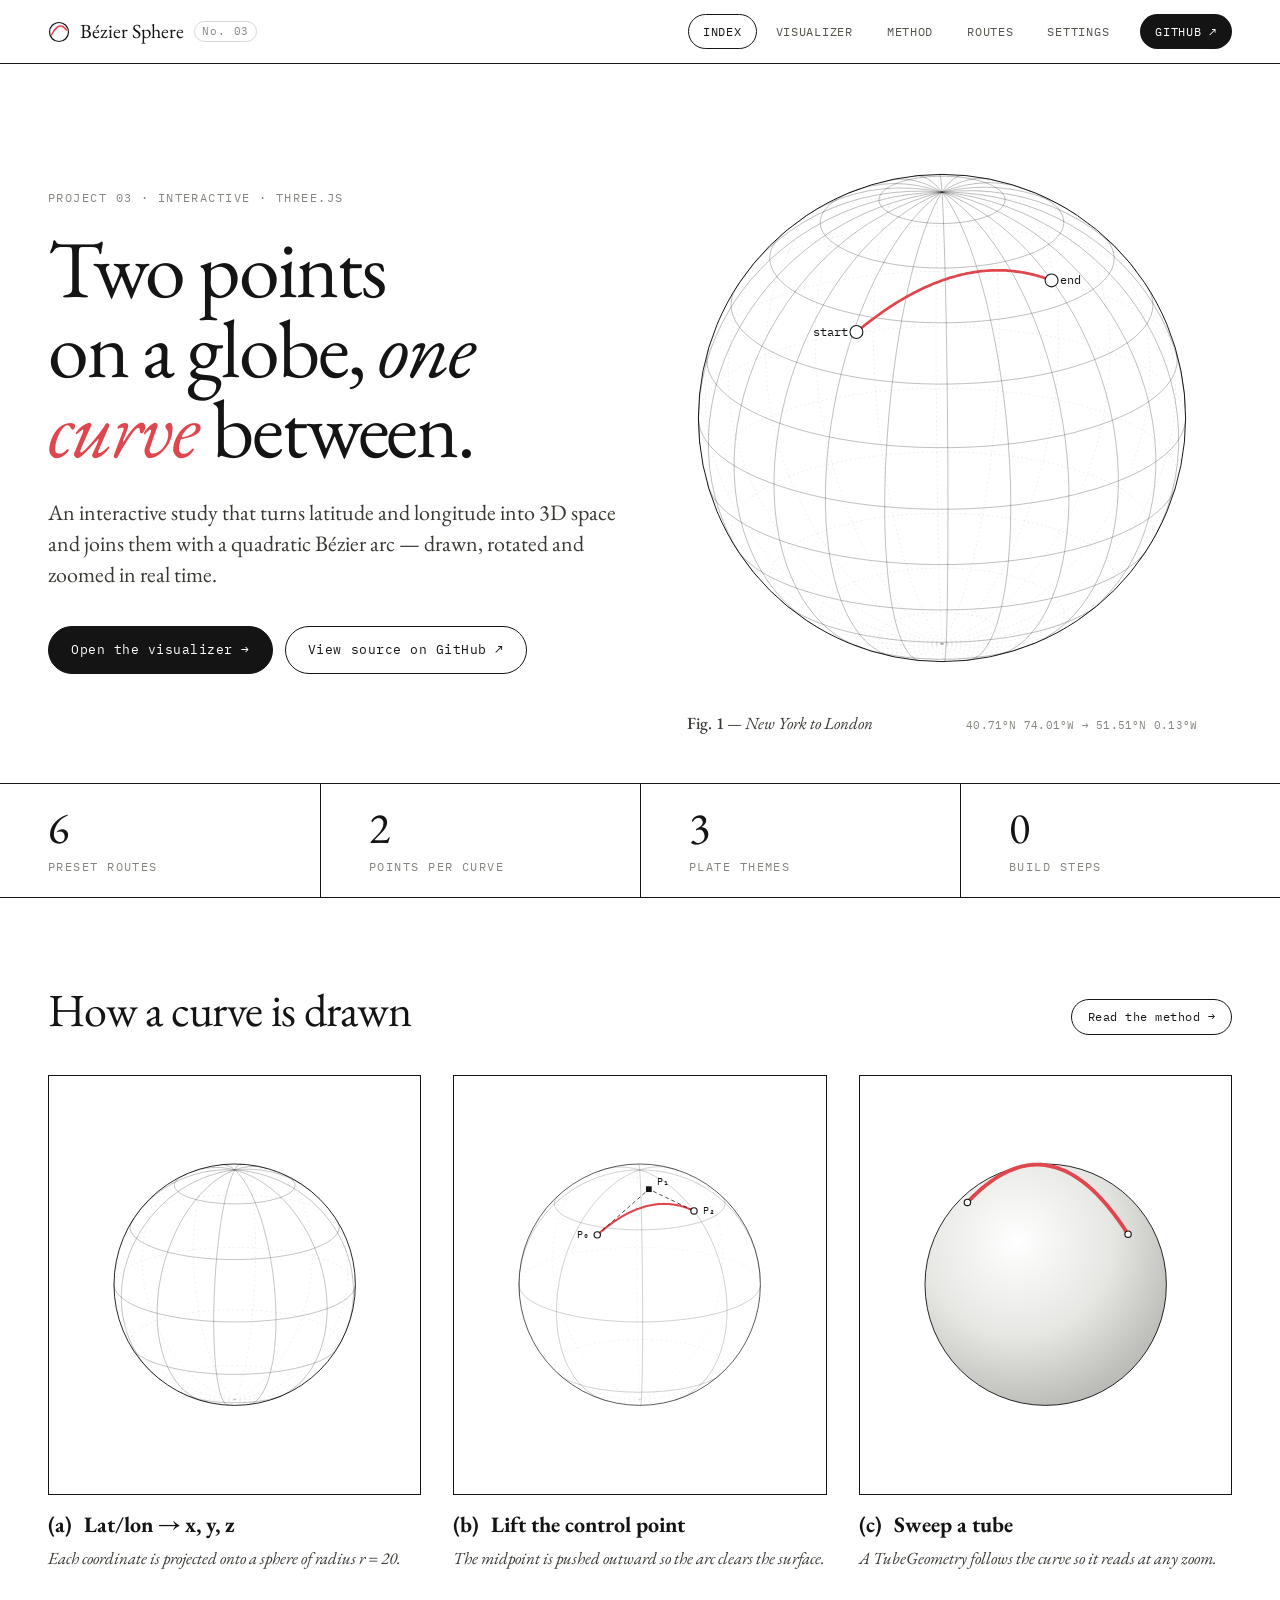
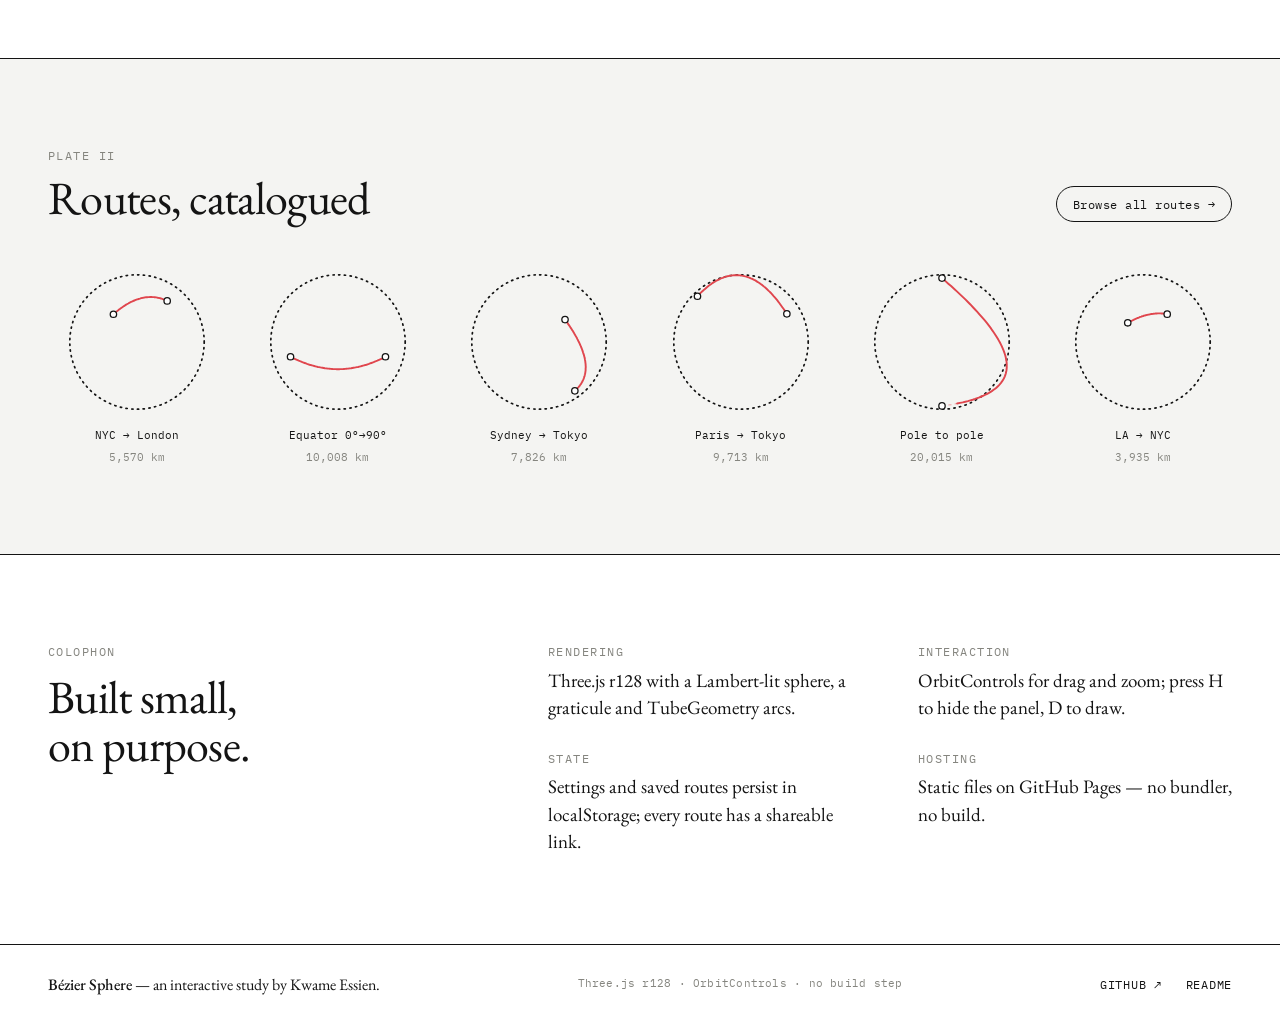
<file: index.html>
<!DOCTYPE html>
<html lang="en">
<head>
    <meta charset="UTF-8">
    <meta name="viewport" content="width=device-width, initial-scale=1.0">
    <title>Bézier Sphere — two points on a globe, one curve between</title>
    <meta name="description" content="An interactive Three.js study that turns latitude and longitude into 3D space and joins two points with a quadratic Bézier arc.">
    <meta property="og:type" content="website">
    <meta property="og:title" content="Bézier Sphere">
    <meta property="og:description" content="Two points on a globe, one curve between — an interactive Three.js study.">
    <meta property="og:image" content="https://bezier.kwame.co/assets/og-image.png">
    <meta property="og:image:width" content="1200">
    <meta property="og:image:height" content="630">
    <meta property="og:image:alt" content="Bézier Sphere — two points on a globe, one curve between. A wireframe globe with a red arc from New York to London.">
    <meta name="twitter:card" content="summary_large_image">
    <meta name="theme-color" content="#FFFFFF">
    <link rel="icon" href="data:image/svg+xml,%3Csvg xmlns='http://www.w3.org/2000/svg' viewBox='0 0 22 22'%3E%3Ccircle cx='11' cy='11' r='9.5' fill='%23FFFFFF' stroke='%23141414' stroke-width='1.4'/%3E%3Cpath d='M3.5 14 Q11 -1 18.5 9' fill='none' stroke='%23E0464E' stroke-width='2' stroke-linecap='round'/%3E%3C/svg%3E">
    <link rel="preconnect" href="https://fonts.googleapis.com">
    <link rel="preconnect" href="https://fonts.gstatic.com" crossorigin>
    <link href="https://fonts.googleapis.com/css2?family=EB+Garamond:ital,wght@0,400;0,500;1,400&family=IBM+Plex+Mono:wght@400;500&display=swap" rel="stylesheet">
    <link rel="stylesheet" href="styles.css">
</head>
<body>
    <header class="site-header">
        <a href="index.html" class="brand">
            <svg class="brand-mark" viewBox="0 0 22 22" aria-hidden="true"><circle cx="11" cy="11" r="9.5" fill="none" stroke="#141414" stroke-width="1.2"/><path d="M3.5 14 Q11 -1 18.5 9" fill="none" stroke="#E0464E" stroke-width="1.6" stroke-linecap="round"/></svg>
            <span>Bézier Sphere</span>
            <span class="brand-badge">No. 03</span>
        </a>
        <button type="button" class="nav-toggle" aria-expanded="false" aria-controls="main-nav">Menu ≡</button>
        <nav class="main-nav" id="main-nav" aria-label="Main navigation">
            <a href="index.html" class="nav-link" aria-current="page">Index</a>
            <a href="visualizer.html" class="nav-link">Visualizer</a>
            <a href="method.html" class="nav-link">Method</a>
            <a href="routes.html" class="nav-link">Routes</a>
            <a href="settings.html" class="nav-link">Settings</a>
            <a href="https://github.com/kwameessien/3d-bezier-curve-sphere" class="nav-link nav-link--gh" target="_blank" rel="noopener">GitHub ↗</a>
        </nav>
    </header>

    <main>
        <section class="hero">
            <div>
                <p class="eyebrow">Project 03 · Interactive · Three.js</p>
                <h1 class="display">Two points<br>on a globe, <em>one</em><br><em class="accent">curve</em> between.</h1>
                <p class="lede">An interactive study that turns latitude and longitude into 3D space and joins them with a quadratic Bézier arc — drawn, rotated and zoomed in real time.</p>
                <div class="hero-actions">
                    <a href="visualizer.html" class="btn btn--primary">Open the visualizer →</a>
                    <a href="https://github.com/kwameessien/3d-bezier-curve-sphere" class="btn" target="_blank" rel="noopener">View source on GitHub ↗</a>
                </div>
            </div>
            <figure class="hero-plate">
                <div class="plate" data-plate="wire" data-a="40.71,-74.01" data-b="51.51,-0.13" data-size="640" data-step="15" data-tilt="22" data-width="3" data-stroke="0.9" data-labels aria-label="Wireframe globe with an arc from New York to London"></div>
                <figcaption>
                    <span class="caption"><b>Fig. 1</b> — New York to London</span>
                    <span class="coords">40.71°N 74.01°W → 51.51°N 0.13°W</span>
                </figcaption>
            </figure>
        </section>

        <div class="stats">
            <div class="stat"><div class="stat-value">6</div><div class="eyebrow">Preset routes</div></div>
            <div class="stat"><div class="stat-value">2</div><div class="eyebrow">Points per curve</div></div>
            <div class="stat"><div class="stat-value">3</div><div class="eyebrow">Plate themes</div></div>
            <div class="stat"><div class="stat-value">0</div><div class="eyebrow">Build steps</div></div>
        </div>

        <section class="section">
            <div class="section-head">
                <h2 class="h2">How a curve is drawn</h2>
                <a href="method.html" class="btn btn--sm">Read the method →</a>
            </div>
            <div class="plates">
                <article>
                    <div class="figure"><div class="plate" data-plate="wire" data-center="-20" data-step="30" aria-label="Wireframe globe"></div></div>
                    <h3 class="plate-title"><span>(a)</span><span>Lat/lon → x, y, z</span></h3>
                    <p class="caption">Each coordinate is projected onto a sphere of radius r = 20.</p>
                </article>
                <article>
                    <div class="figure"><div class="plate" data-plate="wire" data-a="40.71,-74.01" data-b="51.51,-0.13" data-step="45" data-stroke="0.6" data-control aria-label="Globe showing the Bézier control point above the surface"></div></div>
                    <h3 class="plate-title"><span>(b)</span><span>Lift the control point</span></h3>
                    <p class="caption">The midpoint is pushed outward so the arc clears the surface.</p>
                </article>
                <article>
                    <div class="figure"><div class="plate" data-plate="shaded" data-a="48.86,2.35" data-b="35.68,139.69" data-step="0" data-width="4" aria-label="Shaded globe with a thick arc from Paris to Tokyo"></div></div>
                    <h3 class="plate-title"><span>(c)</span><span>Sweep a tube</span></h3>
                    <p class="caption">A TubeGeometry follows the curve so it reads at any zoom.</p>
                </article>
            </div>
        </section>

        <section class="section section--sand section--ruled">
            <div class="section-head">
                <div>
                    <p class="eyebrow">Plate II</p>
                    <h2 class="h2">Routes, catalogued</h2>
                </div>
                <a href="routes.html" class="btn btn--sm">Browse all routes →</a>
            </div>
            <div class="thumbs" id="route-thumbs"></div>
        </section>

        <section class="section section--ruled colophon">
            <div>
                <p class="eyebrow">Colophon</p>
                <h2 class="h2" style="margin-top: 12px;">Built small,<br>on purpose.</h2>
            </div>
            <div class="colophon-grid">
                <div><p class="eyebrow">Rendering</p><p>Three.js r128 with a Lambert-lit sphere, a graticule and TubeGeometry arcs.</p></div>
                <div><p class="eyebrow">Interaction</p><p>OrbitControls for drag and zoom; press H to hide the panel, D to draw.</p></div>
                <div><p class="eyebrow">State</p><p>Settings and saved routes persist in localStorage; every route has a shareable link.</p></div>
                <div><p class="eyebrow">Hosting</p><p>Static files on GitHub Pages — no bundler, no build.</p></div>
            </div>
        </section>
    </main>

    <footer class="site-footer">
        <span><b>Bézier Sphere</b> — an interactive study by Kwame Essien.</span>
        <span class="coords">Three.js r128 · OrbitControls · no build step</span>
        <nav class="footer-links" aria-label="Footer">
            <a href="https://github.com/kwameessien/3d-bezier-curve-sphere" target="_blank" rel="noopener">GitHub ↗</a>
            <a href="https://github.com/kwameessien/3d-bezier-curve-sphere#readme" target="_blank" rel="noopener">README</a>
        </nav>
    </footer>

    <script src="shared.js"></script>
    <script>
      (function() {
        var BS = window.BezierSphere;
        document.getElementById('route-thumbs').innerHTML = BS.PRESETS.map(function(p) {
          return '<a class="thumb" href="' + BS.routeHref(p.a, p.b, p.name) + '">' +
            '<div class="plate" data-plate="dotted" data-a="' + p.a.join(',') + '" data-b="' + p.b.join(',') + '" data-size="150" data-width="1.8" aria-label="' + BS.escapeHtml(p.name) + '"></div>' +
            '<span>' + BS.escapeHtml(p.name) + '</span><span>' + BS.formatKm(BS.distanceKm(p.a, p.b)) + '</span></a>';
        }).join('');
      })();
    </script>
</body>
</html>
</file>
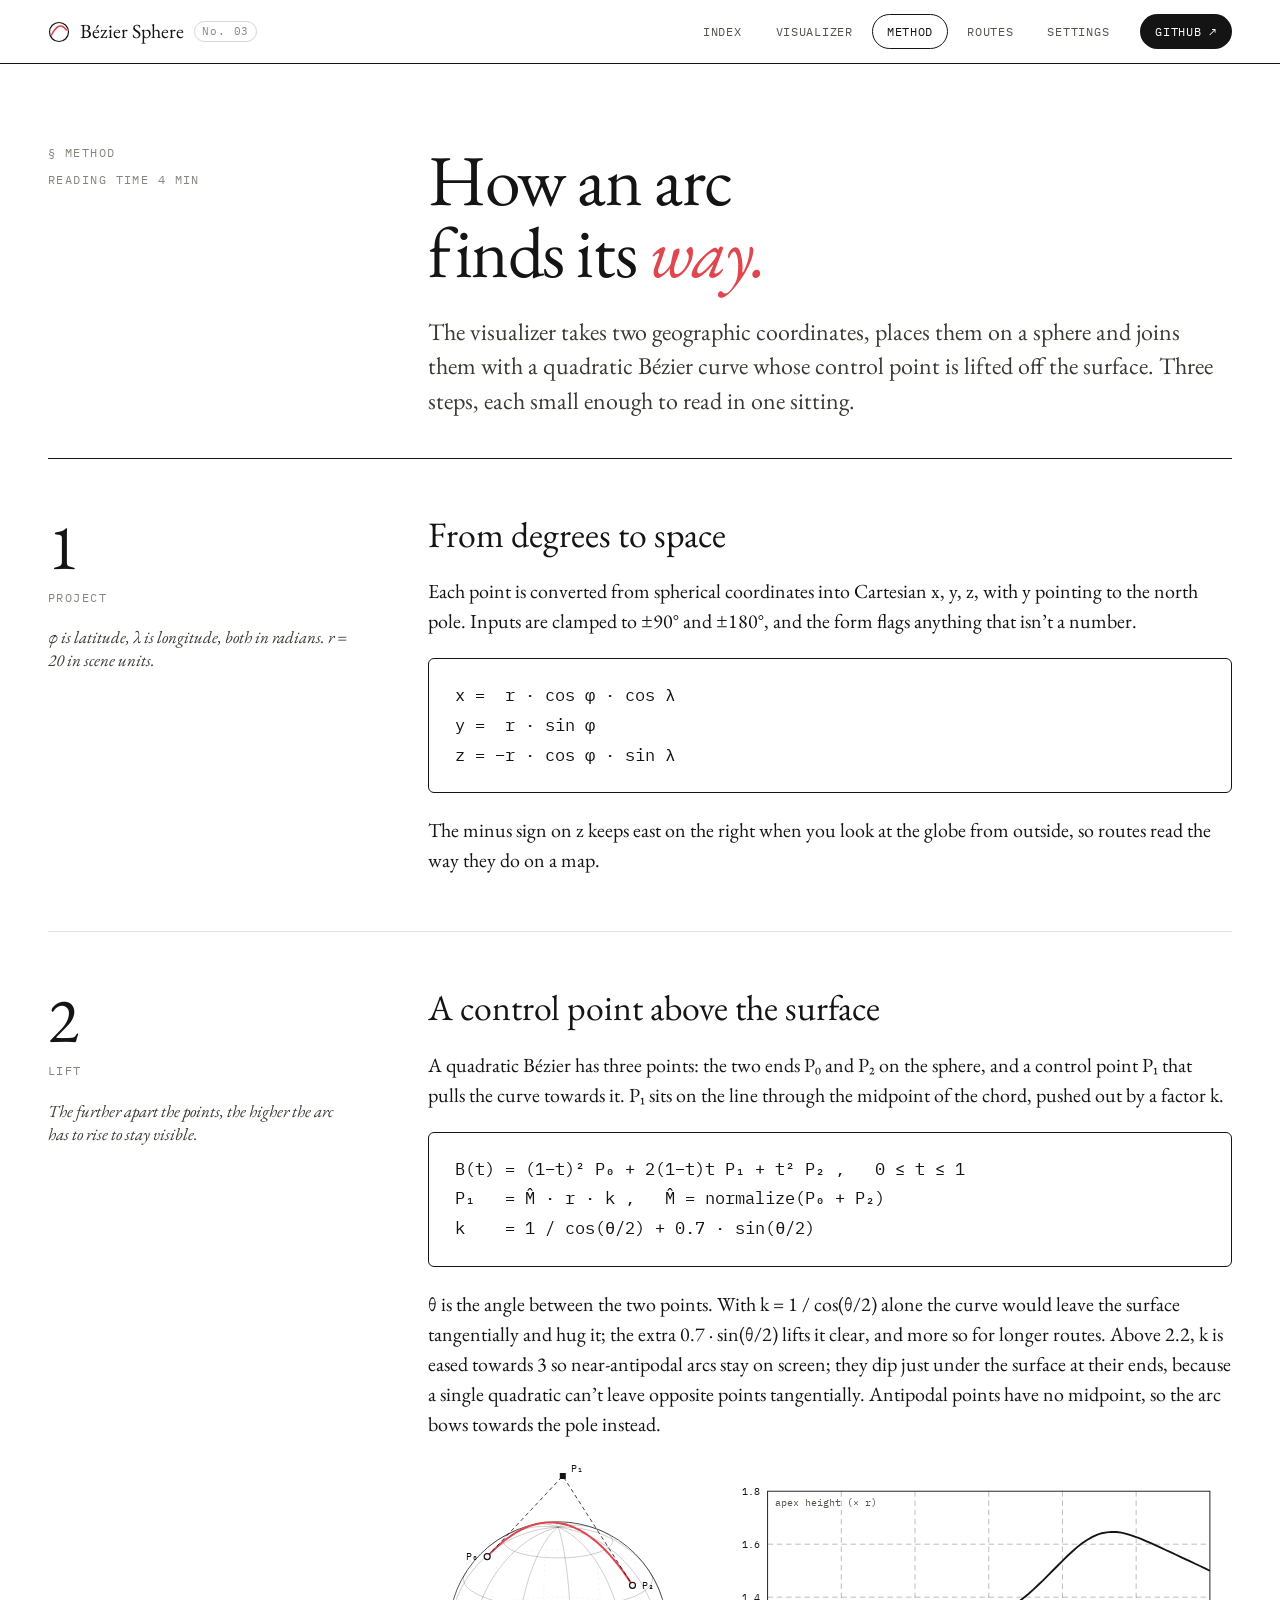
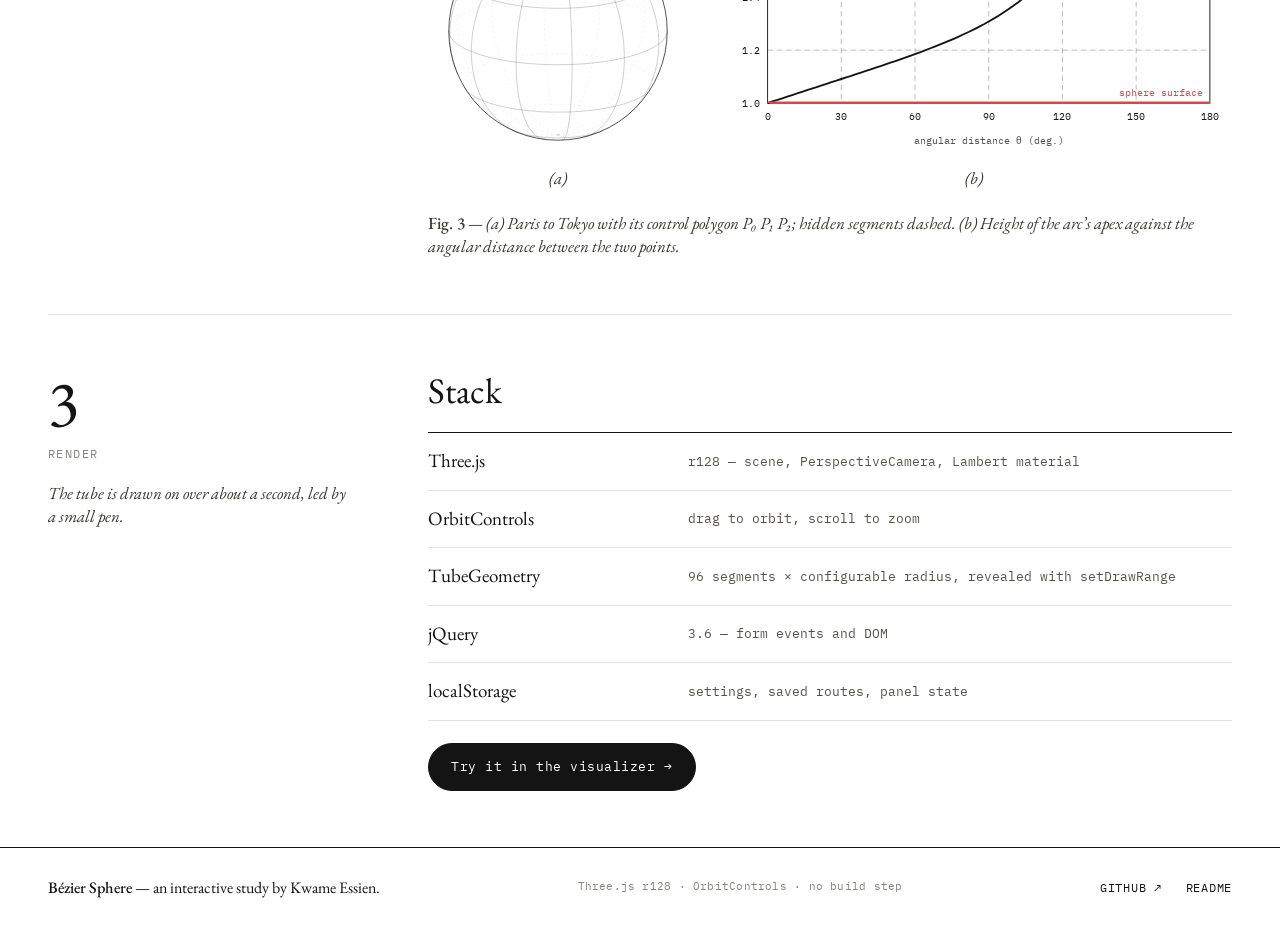
<file: about.html>
<!DOCTYPE html>
<html lang="en">
<head>
    <meta charset="UTF-8">
    <title>Method — Bézier Sphere</title>
    <!-- The About page is now the Method page; keep old links working. -->
    <meta http-equiv="refresh" content="0; url=method.html">
    <link rel="canonical" href="method.html">
</head>
<body>
    <p>This page has moved to <a href="method.html">Method</a>.</p>
</body>
</html>
</file>
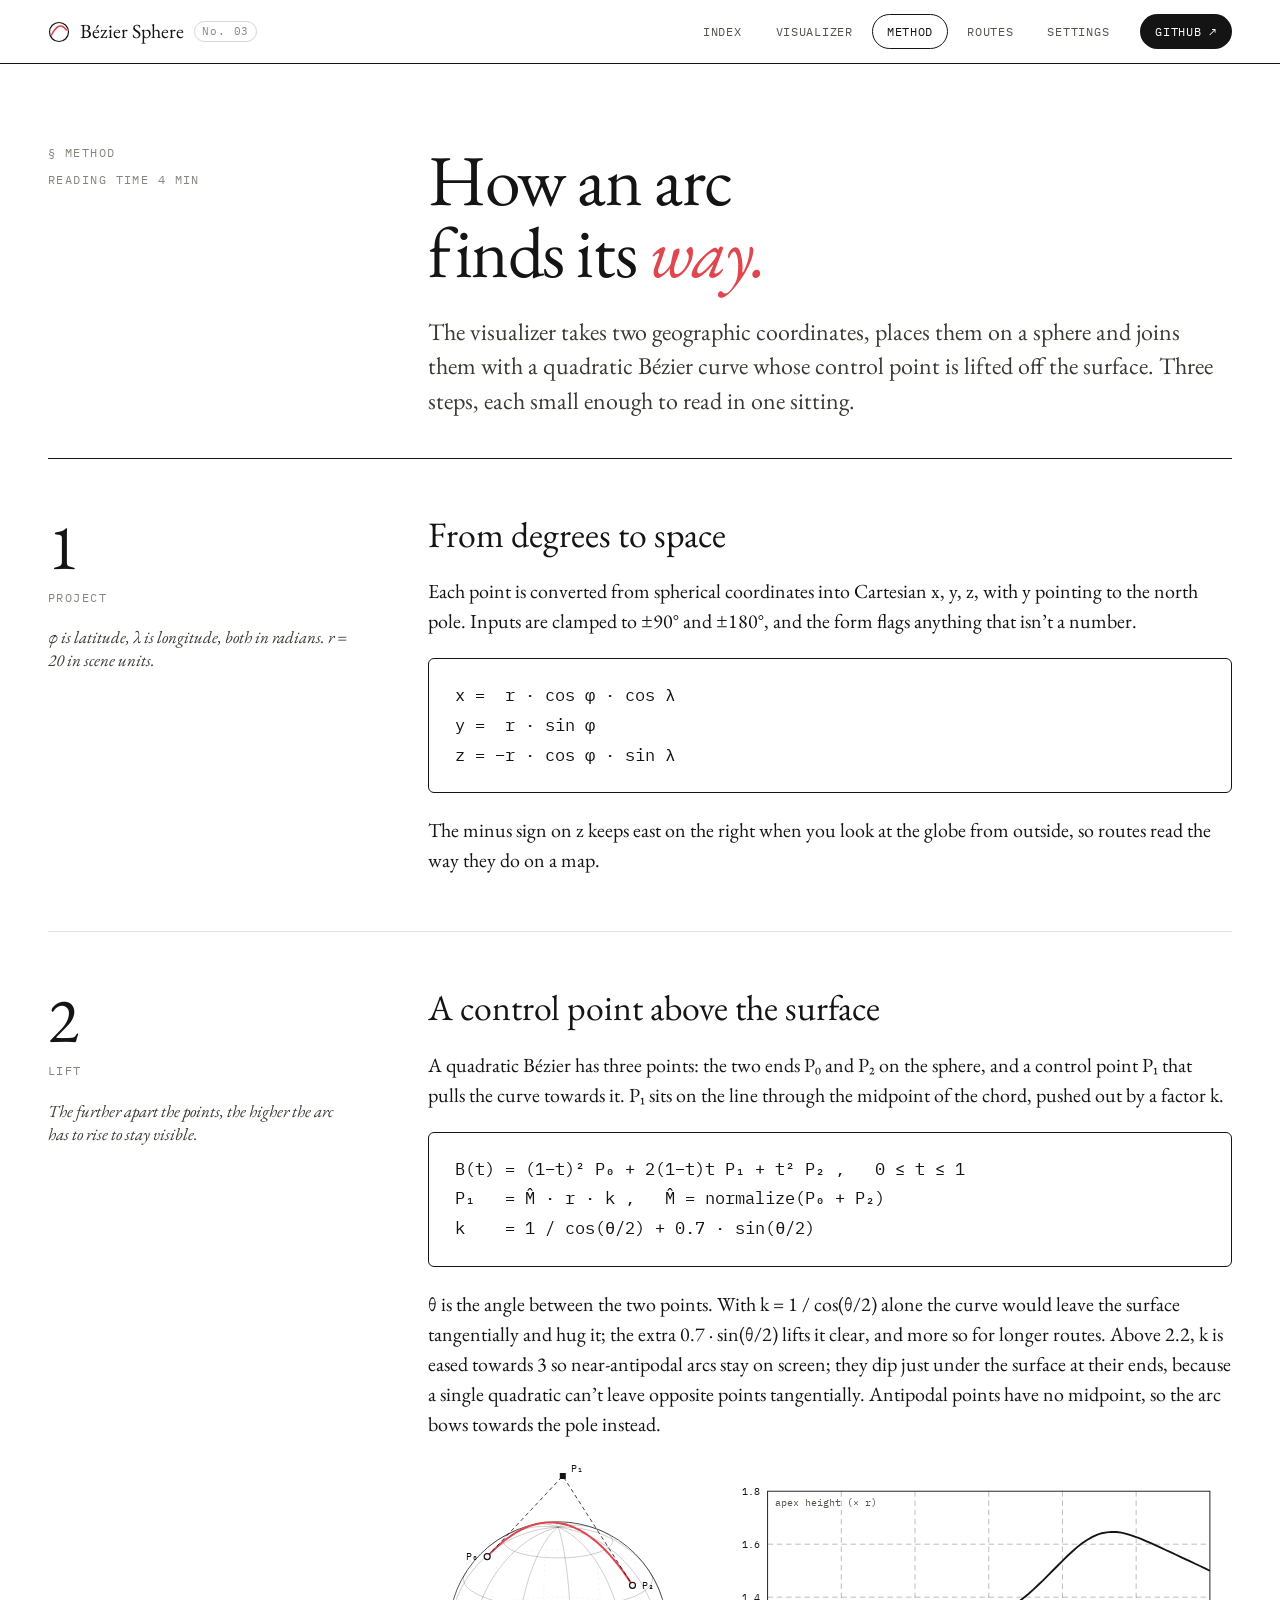
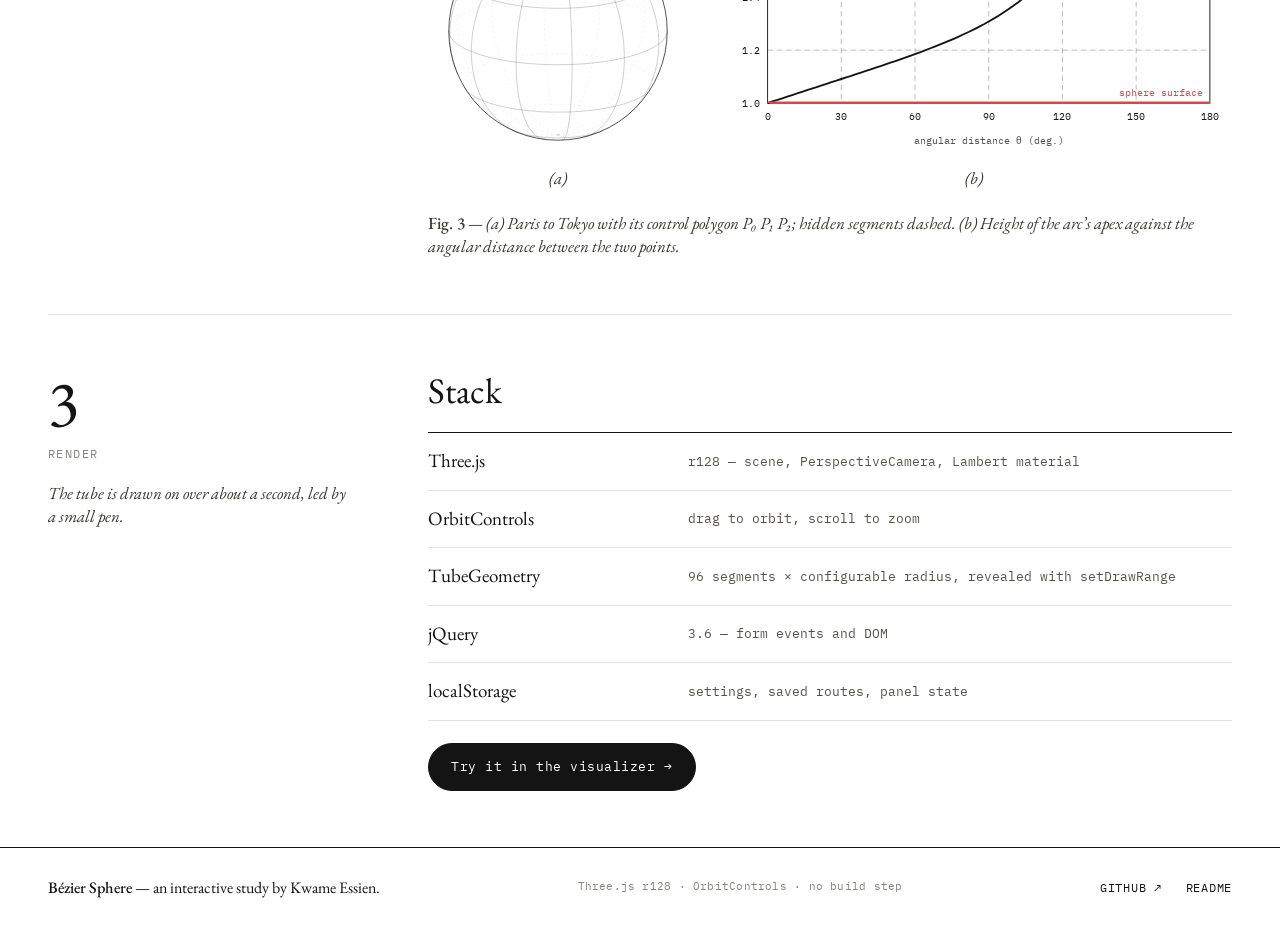
<file: method.html>
<!DOCTYPE html>
<html lang="en">
<head>
    <meta charset="UTF-8">
    <meta name="viewport" content="width=device-width, initial-scale=1.0">
    <title>Method — Bézier Sphere</title>
    <meta name="description" content="How Bézier Sphere projects latitude and longitude onto a sphere and lifts a quadratic Bézier control point so the arc clears the surface.">
    <meta property="og:type" content="article">
    <meta property="og:title" content="How an arc finds its way — Bézier Sphere">
    <meta property="og:description" content="From degrees to space, a lifted control point and a swept tube.">
    <meta property="og:image" content="https://bezier.kwame.co/assets/og-image.png">
    <meta property="og:image:width" content="1200">
    <meta property="og:image:height" content="630">
    <meta property="og:image:alt" content="Bézier Sphere — two points on a globe, one curve between. A wireframe globe with a red arc from New York to London.">
    <meta name="twitter:card" content="summary_large_image">
    <meta name="theme-color" content="#FFFFFF">
    <link rel="icon" href="data:image/svg+xml,%3Csvg xmlns='http://www.w3.org/2000/svg' viewBox='0 0 22 22'%3E%3Ccircle cx='11' cy='11' r='9.5' fill='%23FFFFFF' stroke='%23141414' stroke-width='1.4'/%3E%3Cpath d='M3.5 14 Q11 -1 18.5 9' fill='none' stroke='%23E0464E' stroke-width='2' stroke-linecap='round'/%3E%3C/svg%3E">
    <link rel="preconnect" href="https://fonts.googleapis.com">
    <link rel="preconnect" href="https://fonts.gstatic.com" crossorigin>
    <link href="https://fonts.googleapis.com/css2?family=EB+Garamond:ital,wght@0,400;0,500;1,400&family=IBM+Plex+Mono:wght@400;500&display=swap" rel="stylesheet">
    <link rel="stylesheet" href="styles.css">
</head>
<body>
    <header class="site-header">
        <a href="index.html" class="brand">
            <svg class="brand-mark" viewBox="0 0 22 22" aria-hidden="true"><circle cx="11" cy="11" r="9.5" fill="none" stroke="#141414" stroke-width="1.2"/><path d="M3.5 14 Q11 -1 18.5 9" fill="none" stroke="#E0464E" stroke-width="1.6" stroke-linecap="round"/></svg>
            <span>Bézier Sphere</span>
            <span class="brand-badge">No. 03</span>
        </a>
        <button type="button" class="nav-toggle" aria-expanded="false" aria-controls="main-nav">Menu ≡</button>
        <nav class="main-nav" id="main-nav" aria-label="Main navigation">
            <a href="index.html" class="nav-link">Index</a>
            <a href="visualizer.html" class="nav-link">Visualizer</a>
            <a href="method.html" class="nav-link" aria-current="page">Method</a>
            <a href="routes.html" class="nav-link">Routes</a>
            <a href="settings.html" class="nav-link">Settings</a>
            <a href="https://github.com/kwameessien/3d-bezier-curve-sphere" class="nav-link nav-link--gh" target="_blank" rel="noopener">GitHub ↗</a>
        </nav>
    </header>

    <main>
        <header class="article-head">
            <div>
                <p class="eyebrow">§ Method</p>
                <p class="eyebrow" style="margin-top: 10px;">Reading time 4 min</p>
            </div>
            <div>
                <h1 class="h1">How an arc<br>finds its <em class="accent">way.</em></h1>
                <p class="lede">The visualizer takes two geographic coordinates, places them on a sphere and joins them with a quadratic Bézier curve whose control point is lifted off the surface. Three steps, each small enough to read in one sitting.</p>
            </div>
        </header>

        <div class="rule-wrap"><hr class="rule"></div>

        <section class="step">
            <div class="step-aside">
                <div class="step-num">1</div>
                <p class="eyebrow">Project</p>
                <p class="caption">φ is latitude, λ is longitude, both in radians. r = 20 in scene units.</p>
            </div>
            <div class="step-body">
                <h2 class="h3">From degrees to space</h2>
                <p>Each point is converted from spherical coordinates into Cartesian x, y, z, with y pointing to the north pole. Inputs are clamped to ±90° and ±180°, and the form flags anything that isn’t a number.</p>
                <div class="equation">x =  r · cos φ · cos λ
y =  r · sin φ
z = −r · cos φ · sin λ</div>
                <p>The minus sign on z keeps east on the right when you look at the globe from outside, so routes read the way they do on a map.</p>
            </div>
        </section>

        <div class="rule-wrap"><hr class="hair"></div>

        <section class="step">
            <div class="step-aside">
                <div class="step-num">2</div>
                <p class="eyebrow">Lift</p>
                <p class="caption">The further apart the points, the higher the arc has to rise to stay visible.</p>
            </div>
            <div class="step-body">
                <h2 class="h3">A control point above the surface</h2>
                <p>A quadratic Bézier has three points: the two ends P₀ and P₂ on the sphere, and a control point P₁ that pulls the curve towards it. P₁ sits on the line through the midpoint of the chord, pushed out by a factor k.</p>
                <div class="equation">B(t) = (1−t)² P₀ + 2(1−t)t P₁ + t² P₂ ,   0 ≤ t ≤ 1
P₁   = M̂ · r · k ,   M̂ = normalize(P₀ + P₂)
k    = 1 / cos(θ/2) + 0.7 · sin(θ/2)</div>
                <p>θ is the angle between the two points. With k = 1 / cos(θ/2) alone the curve would leave the surface tangentially and hug it; the extra 0.7 · sin(θ/2) lifts it clear, and more so for longer routes. Above 2.2, k is eased towards 3 so near-antipodal arcs stay on screen; they dip just under the surface at their ends, because a single quadratic can’t leave opposite points tangentially. Antipodal points have no midpoint, so the arc bows towards the pole instead.</p>
                <div class="figure-row">
                    <figure>
                        <div class="plate" data-plate="wire" data-a="48.86,2.35" data-b="35.68,139.69" data-size="260" data-step="30" data-stroke="0.6" data-width="2" data-control aria-label="Paris to Tokyo with its control polygon"></div>
                        <figcaption class="caption">(a)</figcaption>
                    </figure>
                    <figure>
                        <div class="plot" data-plot="apex"></div>
                        <figcaption class="caption">(b)</figcaption>
                    </figure>
                </div>
                <p class="caption"><b>Fig. 3</b> — (a) Paris to Tokyo with its control polygon P₀ P₁ P₂; hidden segments dashed. (b) Height of the arc’s apex against the angular distance between the two points.</p>
            </div>
        </section>

        <div class="rule-wrap"><hr class="hair"></div>

        <section class="step">
            <div class="step-aside">
                <div class="step-num">3</div>
                <p class="eyebrow">Render</p>
                <p class="caption">The tube is drawn on over about a second, led by a small pen.</p>
            </div>
            <div class="step-body">
                <h2 class="h3">Stack</h2>
                <dl class="stack">
                    <div><dt>Three.js</dt><dd>r128 — scene, PerspectiveCamera, Lambert material</dd></div>
                    <div><dt>OrbitControls</dt><dd>drag to orbit, scroll to zoom</dd></div>
                    <div><dt>TubeGeometry</dt><dd>96 segments × configurable radius, revealed with setDrawRange</dd></div>
                    <div><dt>jQuery</dt><dd>3.6 — form events and DOM</dd></div>
                    <div><dt>localStorage</dt><dd>settings, saved routes, panel state</dd></div>
                </dl>
                <p><a href="visualizer.html" class="btn btn--primary">Try it in the visualizer →</a></p>
            </div>
        </section>
    </main>

    <footer class="site-footer">
        <span><b>Bézier Sphere</b> — an interactive study by Kwame Essien.</span>
        <span class="coords">Three.js r128 · OrbitControls · no build step</span>
        <nav class="footer-links" aria-label="Footer">
            <a href="https://github.com/kwameessien/3d-bezier-curve-sphere" target="_blank" rel="noopener">GitHub ↗</a>
            <a href="https://github.com/kwameessien/3d-bezier-curve-sphere#readme" target="_blank" rel="noopener">README</a>
        </nav>
    </footer>

    <script src="shared.js"></script>
</body>
</html>
</file>
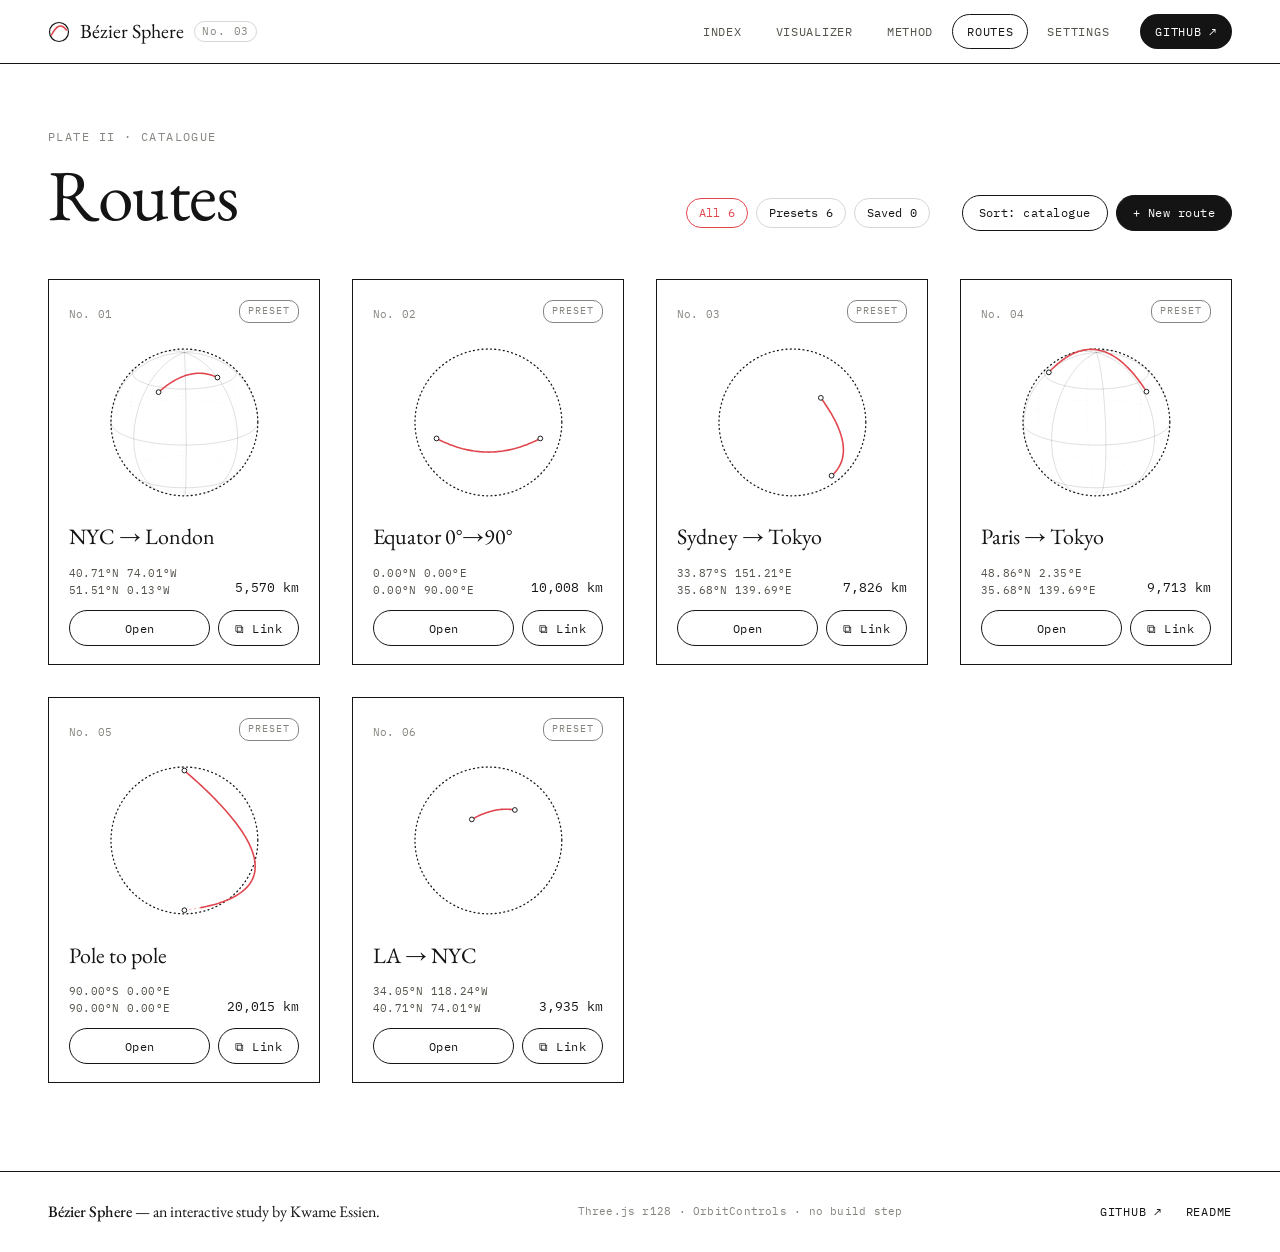
<file: routes.html>
<!DOCTYPE html>
<html lang="en">
<head>
    <meta charset="UTF-8">
    <meta name="viewport" content="width=device-width, initial-scale=1.0">
    <title>Routes — Bézier Sphere</title>
    <meta name="description" content="A catalogue of preset and saved routes, each drawn as a Bézier arc on a dotted globe.">
    <meta property="og:type" content="website">
    <meta property="og:title" content="Routes — Bézier Sphere">
    <meta property="og:description" content="Preset and saved routes, catalogued.">
    <meta property="og:image" content="https://bezier.kwame.co/assets/og-image.png">
    <meta property="og:image:width" content="1200">
    <meta property="og:image:height" content="630">
    <meta property="og:image:alt" content="Bézier Sphere — two points on a globe, one curve between. A wireframe globe with a red arc from New York to London.">
    <meta name="twitter:card" content="summary_large_image">
    <meta name="theme-color" content="#FFFFFF">
    <link rel="icon" href="data:image/svg+xml,%3Csvg xmlns='http://www.w3.org/2000/svg' viewBox='0 0 22 22'%3E%3Ccircle cx='11' cy='11' r='9.5' fill='%23FFFFFF' stroke='%23141414' stroke-width='1.4'/%3E%3Cpath d='M3.5 14 Q11 -1 18.5 9' fill='none' stroke='%23E0464E' stroke-width='2' stroke-linecap='round'/%3E%3C/svg%3E">
    <link rel="preconnect" href="https://fonts.googleapis.com">
    <link rel="preconnect" href="https://fonts.gstatic.com" crossorigin>
    <link href="https://fonts.googleapis.com/css2?family=EB+Garamond:ital,wght@0,400;0,500;1,400&family=IBM+Plex+Mono:wght@400;500&display=swap" rel="stylesheet">
    <link rel="stylesheet" href="styles.css">
</head>
<body>
    <header class="site-header">
        <a href="index.html" class="brand">
            <svg class="brand-mark" viewBox="0 0 22 22" aria-hidden="true"><circle cx="11" cy="11" r="9.5" fill="none" stroke="#141414" stroke-width="1.2"/><path d="M3.5 14 Q11 -1 18.5 9" fill="none" stroke="#E0464E" stroke-width="1.6" stroke-linecap="round"/></svg>
            <span>Bézier Sphere</span>
            <span class="brand-badge">No. 03</span>
        </a>
        <button type="button" class="nav-toggle" aria-expanded="false" aria-controls="main-nav">Menu ≡</button>
        <nav class="main-nav" id="main-nav" aria-label="Main navigation">
            <a href="index.html" class="nav-link">Index</a>
            <a href="visualizer.html" class="nav-link">Visualizer</a>
            <a href="method.html" class="nav-link">Method</a>
            <a href="routes.html" class="nav-link" aria-current="page">Routes</a>
            <a href="settings.html" class="nav-link">Settings</a>
            <a href="https://github.com/kwameessien/3d-bezier-curve-sphere" class="nav-link nav-link--gh" target="_blank" rel="noopener">GitHub ↗</a>
        </nav>
    </header>

    <main>
        <div class="page-head">
            <div>
                <p class="eyebrow">Plate II · Catalogue</p>
                <h1 class="h1">Routes</h1>
            </div>
            <div class="filters" role="toolbar" aria-label="Filter and sort routes">
                <button type="button" class="chip" data-filter="all" aria-pressed="true">All <span data-count="all"></span></button>
                <button type="button" class="chip" data-filter="preset" aria-pressed="false">Presets <span data-count="preset"></span></button>
                <button type="button" class="chip" data-filter="saved" aria-pressed="false">Saved <span data-count="saved"></span></button>
                <span class="spacer"></span>
                <button type="button" class="btn btn--sm" id="sort-toggle" aria-pressed="false">Sort: catalogue</button>
                <a href="visualizer.html" class="btn btn--sm btn--primary">+ New route</a>
            </div>
        </div>

        <div class="route-grid" id="route-grid" aria-live="polite"></div>
        <p class="sr-only" role="status" id="route-status"></p>
    </main>

    <footer class="site-footer">
        <span><b>Bézier Sphere</b> — an interactive study by Kwame Essien.</span>
        <span class="coords">Three.js r128 · OrbitControls · no build step</span>
        <nav class="footer-links" aria-label="Footer">
            <a href="https://github.com/kwameessien/3d-bezier-curve-sphere" target="_blank" rel="noopener">GitHub ↗</a>
            <a href="https://github.com/kwameessien/3d-bezier-curve-sphere#readme" target="_blank" rel="noopener">README</a>
        </nav>
    </footer>

    <script src="shared.js"></script>
    <script src="routes-page.js"></script>
</body>
</html>
</file>
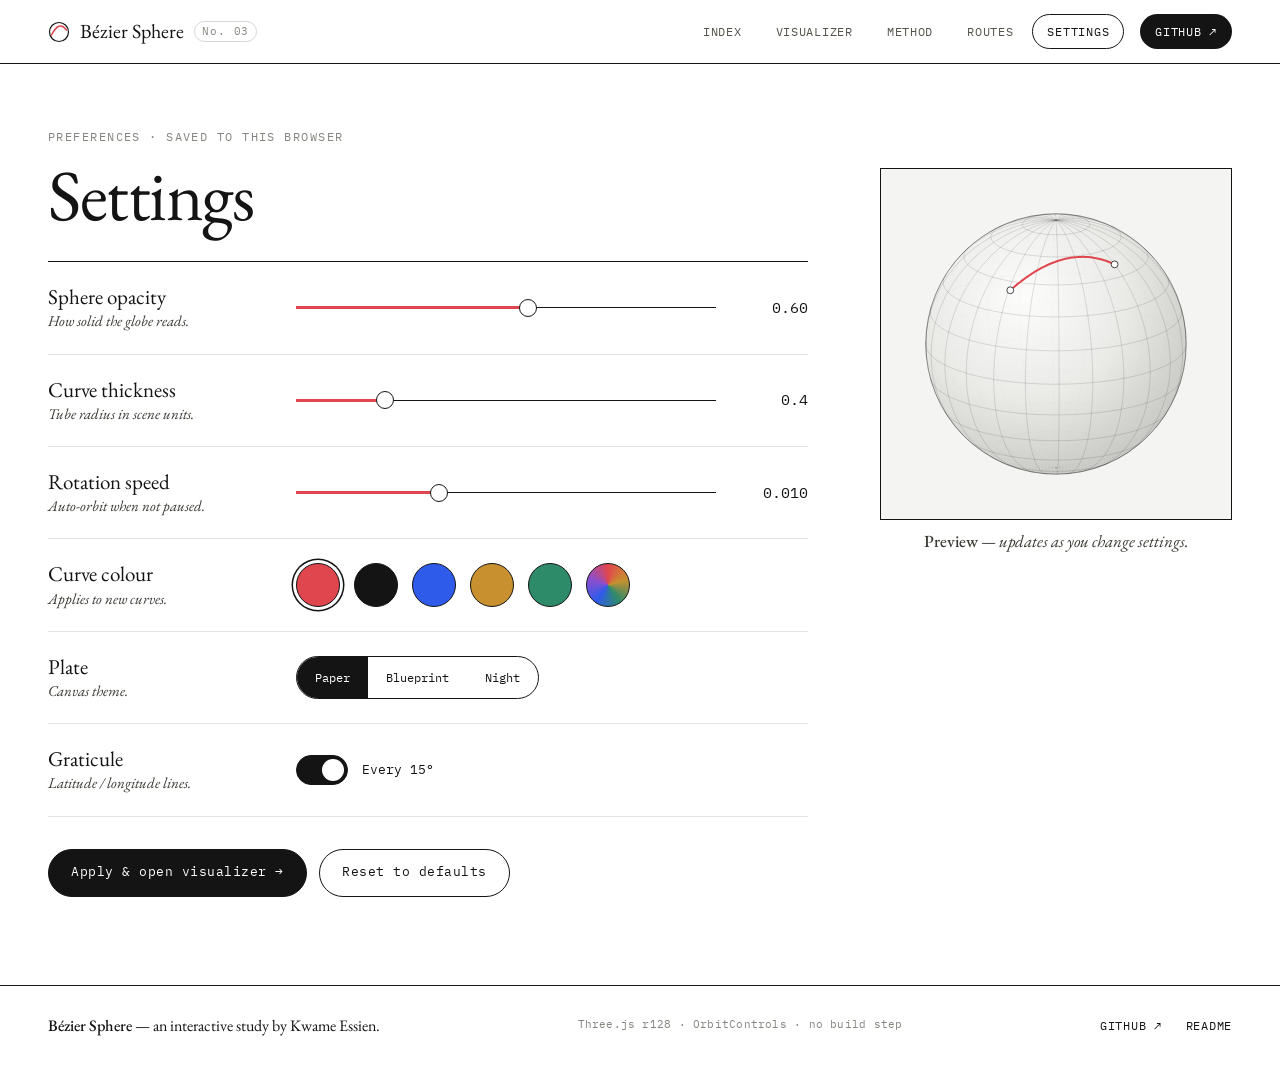
<file: settings.html>
<!DOCTYPE html>
<html lang="en">
<head>
    <meta charset="UTF-8">
    <meta name="viewport" content="width=device-width, initial-scale=1.0">
    <title>Settings — Bézier Sphere</title>
    <meta name="description" content="Tune the globe: sphere opacity, curve thickness and colour, rotation speed, canvas theme and graticule.">
    <meta name="theme-color" content="#FFFFFF">
    <link rel="icon" href="data:image/svg+xml,%3Csvg xmlns='http://www.w3.org/2000/svg' viewBox='0 0 22 22'%3E%3Ccircle cx='11' cy='11' r='9.5' fill='%23FFFFFF' stroke='%23141414' stroke-width='1.4'/%3E%3Cpath d='M3.5 14 Q11 -1 18.5 9' fill='none' stroke='%23E0464E' stroke-width='2' stroke-linecap='round'/%3E%3C/svg%3E">
    <link rel="preconnect" href="https://fonts.googleapis.com">
    <link rel="preconnect" href="https://fonts.gstatic.com" crossorigin>
    <link href="https://fonts.googleapis.com/css2?family=EB+Garamond:ital,wght@0,400;0,500;1,400&family=IBM+Plex+Mono:wght@400;500&display=swap" rel="stylesheet">
    <link rel="stylesheet" href="styles.css">
</head>
<body>
    <header class="site-header">
        <a href="index.html" class="brand">
            <svg class="brand-mark" viewBox="0 0 22 22" aria-hidden="true"><circle cx="11" cy="11" r="9.5" fill="none" stroke="#141414" stroke-width="1.2"/><path d="M3.5 14 Q11 -1 18.5 9" fill="none" stroke="#E0464E" stroke-width="1.6" stroke-linecap="round"/></svg>
            <span>Bézier Sphere</span>
            <span class="brand-badge">No. 03</span>
        </a>
        <button type="button" class="nav-toggle" aria-expanded="false" aria-controls="main-nav">Menu ≡</button>
        <nav class="main-nav" id="main-nav" aria-label="Main navigation">
            <a href="index.html" class="nav-link">Index</a>
            <a href="visualizer.html" class="nav-link">Visualizer</a>
            <a href="method.html" class="nav-link">Method</a>
            <a href="routes.html" class="nav-link">Routes</a>
            <a href="settings.html" class="nav-link" aria-current="page">Settings</a>
            <a href="https://github.com/kwameessien/3d-bezier-curve-sphere" class="nav-link nav-link--gh" target="_blank" rel="noopener">GitHub ↗</a>
        </nav>
    </header>

    <main class="settings-layout">
        <div>
            <p class="eyebrow">Preferences · saved to this browser</p>
            <h1 class="h1">Settings</h1>

            <form id="settings-form" class="settings-list">
                <div class="setting">
                    <label class="setting-label" for="setting-opacity">Sphere opacity<span class="caption">How solid the globe reads.</span></label>
                    <input type="range" id="setting-opacity" min="0.1" max="1" step="0.05">
                    <output class="setting-value" id="setting-opacity-value" for="setting-opacity"></output>
                </div>
                <div class="setting">
                    <label class="setting-label" for="setting-tube-radius">Curve thickness<span class="caption">Tube radius in scene units.</span></label>
                    <input type="range" id="setting-tube-radius" min="0.2" max="1.2" step="0.1">
                    <output class="setting-value" id="setting-tube-radius-value" for="setting-tube-radius"></output>
                </div>
                <div class="setting">
                    <label class="setting-label" for="setting-rotation-speed">Rotation speed<span class="caption">Auto-orbit when not paused.</span></label>
                    <input type="range" id="setting-rotation-speed" min="0" max="0.03" step="0.002">
                    <output class="setting-value" id="setting-rotation-speed-value" for="setting-rotation-speed"></output>
                </div>
                <fieldset class="setting setting--wide">
                    <legend class="setting-label" style="float: left;">Curve colour<span class="caption">Applies to new curves.</span></legend>
                    <div class="setting-control" id="color-swatches">
                        <label class="swatch" title="Line red"><input type="radio" name="curve-color" value="#E0464E" aria-label="Line red"><span style="--swatch: #E0464E"></span></label>
                        <label class="swatch" title="Ink"><input type="radio" name="curve-color" value="#141414" aria-label="Ink"><span style="--swatch: #141414"></span></label>
                        <label class="swatch" title="Cobalt"><input type="radio" name="curve-color" value="#2F5BEA" aria-label="Cobalt"><span style="--swatch: #2F5BEA"></span></label>
                        <label class="swatch" title="Ochre"><input type="radio" name="curve-color" value="#C8902E" aria-label="Ochre"><span style="--swatch: #C8902E"></span></label>
                        <label class="swatch" title="Viridian"><input type="radio" name="curve-color" value="#2E8B6A" aria-label="Viridian"><span style="--swatch: #2E8B6A"></span></label>
                        <label class="swatch swatch--custom" title="Custom colour"><input type="radio" name="curve-color" value="custom" aria-label="Custom colour"><span></span></label>
                        <input type="color" id="setting-curve-color" class="sr-only" aria-label="Custom curve colour" tabindex="-1">
                    </div>
                </fieldset>
                <fieldset class="setting setting--wide">
                    <legend class="setting-label" style="float: left;">Plate<span class="caption">Canvas theme.</span></legend>
                    <div class="setting-control">
                        <div class="segmented">
                            <label><input type="radio" name="theme" value="paper"><span>Paper</span></label>
                            <label><input type="radio" name="theme" value="blueprint"><span>Blueprint</span></label>
                            <label><input type="radio" name="theme" value="night"><span>Night</span></label>
                        </div>
                    </div>
                </fieldset>
                <div class="setting setting--wide">
                    <span class="setting-label" id="graticule-label">Graticule<span class="caption">Latitude / longitude lines.</span></span>
                    <div class="setting-control">
                        <label class="switch">
                            <input type="checkbox" id="setting-graticule" aria-labelledby="graticule-label">
                            <span class="switch-track"></span>
                            <span>Every 15°</span>
                        </label>
                    </div>
                </div>
            </form>

            <div class="settings-actions">
                <button type="button" id="settings-apply" class="btn btn--primary">Apply &amp; open visualizer →</button>
                <button type="button" id="settings-reset" class="btn">Reset to defaults</button>
                <span class="message" id="settings-status" role="status"></span>
            </div>
        </div>

        <aside class="settings-preview" aria-label="Preview">
            <div class="figure" id="preview-figure"><div class="plate" id="preview"></div></div>
            <p class="caption"><b>Preview</b> — updates as you change settings.</p>
        </aside>
    </main>

    <footer class="site-footer">
        <span><b>Bézier Sphere</b> — an interactive study by Kwame Essien.</span>
        <span class="coords">Three.js r128 · OrbitControls · no build step</span>
        <nav class="footer-links" aria-label="Footer">
            <a href="https://github.com/kwameessien/3d-bezier-curve-sphere" target="_blank" rel="noopener">GitHub ↗</a>
            <a href="https://github.com/kwameessien/3d-bezier-curve-sphere#readme" target="_blank" rel="noopener">README</a>
        </nav>
    </footer>

    <script src="https://code.jquery.com/jquery-3.6.0.min.js"></script>
    <script src="shared.js"></script>
    <script src="settings-page.js"></script>
</body>
</html>
</file>
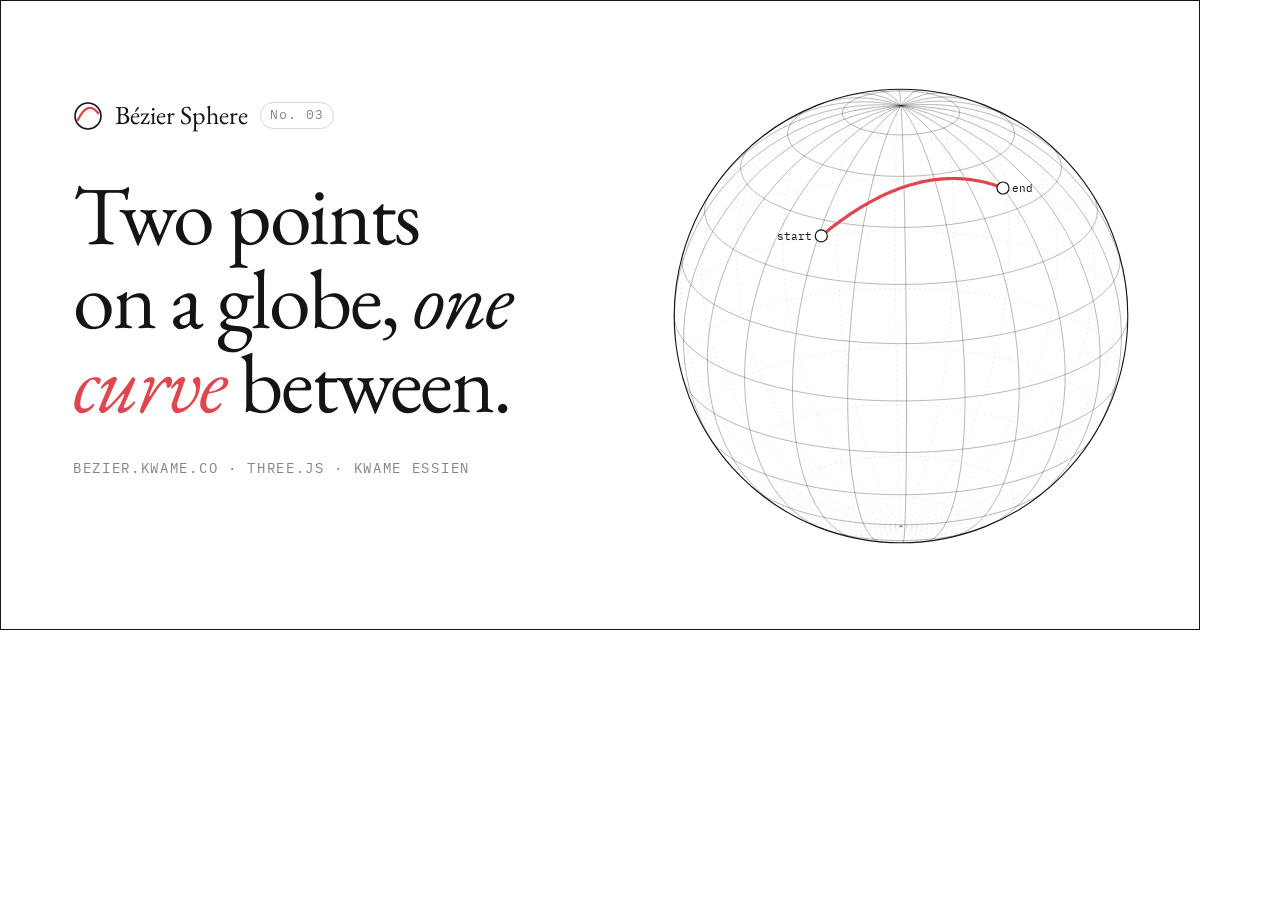
<file: tools/og-image.html>
<!DOCTYPE html>
<html lang="en">
<head>
    <meta charset="UTF-8">
    <!--
      Source for assets/og-image.png (the social preview card), matching
      Figma "09A — Link preview · Headline".
      Regenerate by opening this file through a local server at a 1200×630 viewport
      and saving a screenshot of the page.
    -->
    <title>Bézier Sphere — social card</title>
    <link href="https://fonts.googleapis.com/css2?family=EB+Garamond:ital,wght@0,400;0,500;1,400&family=IBM+Plex+Mono:wght@400;500&display=swap" rel="stylesheet">
    <link rel="stylesheet" href="../styles.css">
    <style>
        body {
            width: 1200px;
            height: 630px;
            overflow: hidden;
        }

        .card {
            position: relative;
            width: 1200px;
            height: 630px;
            border: 1px solid var(--ink);
        }

        .copy {
            position: absolute;
            left: 72px;
            top: 96px;
        }

        .card .brand {
            gap: 12px;
            font-size: 26px;
        }

        .card .brand-mark {
            width: 30px;
            height: 30px;
        }

        .card .brand-badge {
            font-size: 13px;
            padding: 3px 9px;
        }

        .card .display {
            font-size: 84px;
            line-height: 1;
            margin: 34px 0;
        }

        .card .eyebrow {
            font-size: 14px;
        }

        .card .plate {
            position: absolute;
            left: 630px;
            top: 45px;
            width: 540px;
        }
    </style>
</head>
<body>
    <div class="card">
        <div class="copy">
            <span class="brand">
                <svg class="brand-mark" viewBox="0 0 22 22" aria-hidden="true"><circle cx="11" cy="11" r="9.5" fill="none" stroke="#141414" stroke-width="1.2"/><path d="M3.5 14 Q11 -1 18.5 9" fill="none" stroke="#E0464E" stroke-width="1.6" stroke-linecap="round"/></svg>
                <span>Bézier Sphere</span>
                <span class="brand-badge">No. 03</span>
            </span>
            <h1 class="display">Two points<br>on a globe, <em>one</em><br><em class="accent">curve</em> between.</h1>
            <p class="eyebrow">bezier.kwame.co · Three.js · Kwame Essien</p>
        </div>
        <div class="plate" data-plate="wire" data-a="40.71,-74.01" data-b="51.51,-0.13" data-size="540" data-step="15" data-tilt="22" data-width="3.2" data-stroke="0.9" data-labels></div>
    </div>
    <script src="../shared.js"></script>
</body>
</html>
</file>
<file: styles.css>
/* =========================================================
   Bézier Sphere — "Cercles & Lignes" design system
   Paper, ink hairlines and a single red line.
   ========================================================= */

:root {
    --paper: #FFFFFF;
    --sand: #F4F4F2;
    --card: #FFFFFF;
    --ink: #141414;
    --red: #E0464E;
    --graphite: #55524B;
    --stone: #85857F;
    --rule: #E3E3DF;
    --rule-strong: #D6D6D2;
    --body: #3A3832;

    --serif: 'EB Garamond', 'Iowan Old Style', Georgia, serif;
    --mono: 'IBM Plex Mono', ui-monospace, 'SF Mono', Menlo, monospace;

    --gutter: 48px;
    --nav-h: 64px;
}

* {
    margin: 0;
    padding: 0;
    box-sizing: border-box;
}

html {
    -webkit-text-size-adjust: 100%;
}

body {
    background: var(--paper);
    color: var(--ink);
    font-family: var(--serif);
    font-size: 19px;
    line-height: 1.45;
    -webkit-font-smoothing: antialiased;
}

a {
    color: inherit;
}

img, svg {
    display: block;
    max-width: 100%;
}

button, input, select {
    font: inherit;
    color: inherit;
}

:focus-visible {
    outline: 2px solid var(--red);
    outline-offset: 2px;
}

[hidden] {
    display: none !important;
}

.sr-only {
    position: absolute;
    width: 1px;
    height: 1px;
    overflow: hidden;
    clip: rect(0 0 0 0);
    white-space: nowrap;
}

/* ----- Type helpers ----- */
.mono {
    font-family: var(--mono);
}

.eyebrow {
    font-family: var(--mono);
    font-size: 12px;
    letter-spacing: 0.12em;
    text-transform: uppercase;
    color: var(--stone);
}

.caption {
    font-style: italic;
    font-size: 17px;
    line-height: 1.35;
    color: var(--body);
}

.caption b {
    font-style: normal;
    font-weight: 500;
}

.coords {
    font-family: var(--mono);
    font-size: 11px;
    color: var(--stone);
    letter-spacing: 0.02em;
}

.accent {
    color: var(--red);
}

em.accent, .display em {
    font-style: italic;
}

.display {
    font-weight: 400;
    font-size: clamp(52px, 6.4vw, 92px);
    line-height: 0.98;
    letter-spacing: -0.025em;
}

.h1 {
    font-weight: 400;
    font-size: clamp(48px, 5.6vw, 80px);
    line-height: 1;
    letter-spacing: -0.02em;
}

.h2 {
    font-weight: 400;
    font-size: clamp(34px, 3.6vw, 52px);
    line-height: 1.05;
    letter-spacing: -0.015em;
}

.h3 {
    font-weight: 400;
    font-size: clamp(28px, 2.8vw, 40px);
    line-height: 1.1;
}

.lede {
    font-size: 22px;
    line-height: 1.42;
    color: var(--body);
    max-width: 34em;
}

/* ----- Buttons, chips, keys, tags ----- */
.btn {
    display: inline-flex;
    align-items: center;
    justify-content: center;
    gap: 10px;
    height: 48px;
    padding: 0 22px;
    border: 1px solid var(--ink);
    border-radius: 24px;
    background: transparent;
    font-family: var(--mono);
    font-size: 13px;
    letter-spacing: 0.04em;
    text-decoration: none;
    white-space: nowrap;
    cursor: pointer;
    transition: background 0.15s, color 0.15s, border-color 0.15s;
}

.btn:hover {
    background: var(--ink);
    color: var(--paper);
}

.btn--primary {
    background: var(--ink);
    color: var(--paper);
}

.btn--primary:hover {
    background: var(--red);
    border-color: var(--red);
}

.btn--sm {
    height: 36px;
    padding: 0 16px;
    font-size: 12px;
}

.btn[aria-pressed="true"] {
    background: var(--ink);
    color: var(--paper);
}

.btn--danger:hover {
    background: var(--red);
    border-color: var(--red);
}

.chip {
    display: inline-flex;
    align-items: center;
    gap: 8px;
    height: 30px;
    padding: 0 12px;
    border: 1px solid var(--rule-strong);
    border-radius: 15px;
    background: transparent;
    font-family: var(--mono);
    font-size: 12px;
    cursor: pointer;
}

.chip:hover {
    border-color: var(--ink);
}

.chip[aria-pressed="true"] {
    border-color: var(--red);
    color: var(--red);
}

.kbd {
    display: inline-flex;
    align-items: center;
    justify-content: center;
    min-width: 22px;
    height: 22px;
    padding: 0 6px;
    border: 1px solid currentColor;
    border-radius: 4px;
    font-family: var(--mono);
    font-size: 11px;
    font-style: normal;
}

.tag {
    display: inline-block;
    padding: 3px 8px;
    border: 1px solid var(--ink);
    border-radius: 10px;
    font-family: var(--mono);
    font-size: 10px;
    letter-spacing: 0.1em;
    text-transform: uppercase;
}

.tag--red {
    border-color: var(--red);
    color: var(--red);
}

.tag--stone {
    border-color: var(--stone);
    color: var(--stone);
}

/* ----- Header & navigation ----- */
.site-header {
    position: sticky;
    top: 0;
    z-index: 100;
    height: var(--nav-h);
    display: flex;
    align-items: center;
    justify-content: space-between;
    padding: 0 var(--gutter);
    background: var(--paper);
    border-bottom: 1px solid var(--ink);
}

.brand {
    display: inline-flex;
    align-items: center;
    gap: 10px;
    font-size: 20px;
    text-decoration: none;
}

.brand-mark {
    width: 22px;
    height: 22px;
}

.brand-badge {
    font-family: var(--mono);
    font-size: 11px;
    letter-spacing: 0.08em;
    color: var(--stone);
    border: 1px solid var(--rule-strong);
    border-radius: 20px;
    padding: 2px 7px;
}

.main-nav {
    display: flex;
    align-items: center;
    gap: 4px;
}

.nav-link {
    padding: 8px 14px;
    border: 1px solid transparent;
    border-radius: 20px;
    font-family: var(--mono);
    font-size: 12px;
    letter-spacing: 0.06em;
    text-transform: uppercase;
    text-decoration: none;
    color: var(--graphite);
}

.nav-link:hover {
    color: var(--ink);
}

.nav-link[aria-current="page"] {
    color: var(--ink);
    border-color: var(--ink);
}

.nav-link--gh {
    margin-left: 12px;
    background: var(--ink);
    color: var(--paper);
}

.nav-link--gh:hover {
    color: var(--paper);
    background: var(--red);
}

.nav-toggle {
    display: none;
    background: none;
    border: 0;
    font-family: var(--mono);
    font-size: 12px;
    letter-spacing: 0.08em;
    text-transform: uppercase;
    cursor: pointer;
    padding: 8px 0;
}

/* ----- Footer ----- */
.site-footer {
    display: flex;
    flex-wrap: wrap;
    gap: 16px 32px;
    justify-content: space-between;
    align-items: center;
    padding: 28px var(--gutter);
    border-top: 1px solid var(--ink);
    font-size: 16px;
}

.site-footer b {
    font-weight: 500;
}

.footer-links {
    display: flex;
    gap: 24px;
    font-family: var(--mono);
    font-size: 12px;
    letter-spacing: 0.06em;
    text-transform: uppercase;
}

.footer-links a {
    text-decoration: none;
}

.footer-links a:hover {
    color: var(--red);
}

/* ----- Shared layout ----- */
.section {
    padding: 88px var(--gutter);
}

.section--sand {
    background: var(--sand);
}

.section--ruled {
    border-top: 1px solid var(--ink);
}

.section-head {
    display: flex;
    flex-wrap: wrap;
    gap: 16px 24px;
    justify-content: space-between;
    align-items: flex-end;
    margin-bottom: 40px;
}

.section-head .eyebrow {
    margin-bottom: 10px;
}

.rule {
    border: 0;
    border-top: 1px solid var(--ink);
}

.hair {
    border: 0;
    border-top: 1px solid var(--rule);
}

/* Sphere plates rendered by shared.js */
.plate svg {
    width: 100%;
    height: auto;
    overflow: visible;
}

.figure {
    border: 1px solid var(--ink);
    background: var(--card);
}

/* ----- Home ----- */
.hero {
    display: grid;
    grid-template-columns: minmax(0, 1fr) minmax(0, 1fr);
    gap: 24px;
    align-items: center;
    padding: 64px var(--gutter) 48px;
}

.hero .display {
    margin: 22px 0 28px;
}

.hero-actions {
    display: flex;
    flex-wrap: wrap;
    gap: 12px;
    margin-top: 36px;
}

.hero-plate {
    max-width: 640px;
    justify-self: center;
    width: 100%;
}

.hero-plate figcaption, .plate-caption {
    display: flex;
    flex-wrap: wrap;
    gap: 4px 16px;
    justify-content: space-between;
    align-items: baseline;
    padding: 4px 6% 0;
}

.stats {
    display: grid;
    grid-template-columns: repeat(4, 1fr);
    border-top: 1px solid var(--ink);
    border-bottom: 1px solid var(--ink);
}

.stat {
    padding: 22px var(--gutter);
}

.stat + .stat {
    border-left: 1px solid var(--ink);
}

.stat-value {
    font-size: 44px;
    line-height: 1;
    margin-bottom: 8px;
}

.plates {
    display: grid;
    grid-template-columns: repeat(3, minmax(0, 1fr));
    gap: 32px;
}

.plates .figure {
    aspect-ratio: 4 / 4.5;
    display: flex;
    align-items: center;
    justify-content: center;
    padding: 6%;
}

.plates .figure .plate {
    width: 88%;
}

.plate-title {
    display: flex;
    gap: 12px;
    font-size: 22px;
    margin: 14px 0 6px;
}

.thumbs {
    display: grid;
    grid-template-columns: repeat(6, minmax(0, 1fr));
    gap: 24px;
}

.thumb {
    display: flex;
    flex-direction: column;
    align-items: center;
    gap: 6px;
    text-decoration: none;
    font-family: var(--mono);
    font-size: 11px;
    text-align: center;
}

.thumb .plate {
    width: 100%;
    max-width: 160px;
    transition: transform 0.2s;
}

.thumb:hover .plate {
    transform: scale(1.04);
}

.thumb span + span {
    color: var(--stone);
}

.colophon {
    display: grid;
    grid-template-columns: minmax(0, 420px) minmax(0, 1fr);
    gap: 80px;
}

.colophon-grid {
    display: grid;
    grid-template-columns: 1fr 1fr;
    gap: 28px 56px;
}

.colophon-grid .eyebrow {
    margin-bottom: 6px;
}

/* ----- Visualizer ----- */
.page-visualizer {
    height: 100vh;
    height: 100dvh;
    display: flex;
    flex-direction: column;
    overflow: hidden;
}

.workspace {
    flex: 1;
    min-height: 0;
    display: flex;
}

.stage {
    position: relative;
    flex: 1;
    min-width: 0;
    background: var(--sand);
    overflow: hidden;
}

#canvas {
    position: absolute;
    inset: 0;
}

#canvas canvas {
    display: block;
    width: 100%;
    height: 100%;
    cursor: grab;
}

#canvas canvas:active {
    cursor: grabbing;
}

.stage-caption {
    position: absolute;
    top: 28px;
    left: 32px;
    pointer-events: none;
}

.stage-caption h1 {
    font-weight: 400;
    font-size: 30px;
    line-height: 1.15;
    margin: 6px 0;
}

.stage-caption .coords {
    color: var(--graphite);
    font-size: 12px;
}

.stage-toolbar {
    position: absolute;
    top: 28px;
    right: 32px;
    display: flex;
    flex-wrap: wrap;
    justify-content: flex-end;
    gap: 8px;
    max-width: 60%;
}

.stage-toolbar .btn {
    background: var(--paper);
}

.stage-toolbar .btn:hover, .stage-toolbar .btn[aria-pressed="true"] {
    background: var(--ink);
}

.stage-shortcuts {
    position: absolute;
    left: 32px;
    bottom: 28px;
    display: flex;
    gap: 24px;
    font-family: var(--mono);
    font-size: 12px;
    color: var(--graphite);
    pointer-events: none;
}

.stage-shortcuts span {
    display: inline-flex;
    gap: 8px;
    align-items: center;
}

.readout {
    position: absolute;
    right: 32px;
    bottom: 28px;
    display: flex;
    gap: 32px;
    padding: 14px 20px;
    border: 1px solid var(--ink);
    border-radius: 8px;
    background: var(--paper);
}

.readout dt {
    font-family: var(--mono);
    font-size: 11px;
    letter-spacing: 0.06em;
    color: var(--stone);
}

.readout dd {
    font-family: var(--mono);
    font-size: 20px;
}

.toast {
    position: absolute;
    left: 50%;
    bottom: 96px;
    transform: translate(-50%, 8px);
    padding: 10px 16px;
    border-radius: 20px;
    background: var(--ink);
    color: var(--paper);
    font-family: var(--mono);
    font-size: 12px;
    opacity: 0;
    pointer-events: none;
    transition: opacity 0.2s, transform 0.2s;
}

.toast.is-visible {
    opacity: 1;
    transform: translate(-50%, 0);
}

/* Theme-aware overlay colours for dark plates */
.stage[data-theme="blueprint"], .stage[data-theme="night"] {
    color: #F6F4EE;
}

.stage[data-theme="blueprint"] .stage-caption .coords,
.stage[data-theme="night"] .stage-caption .coords,
.stage[data-theme="blueprint"] .stage-shortcuts,
.stage[data-theme="night"] .stage-shortcuts,
.stage[data-theme="blueprint"] .eyebrow,
.stage[data-theme="night"] .eyebrow {
    color: rgba(246, 244, 238, 0.72);
}

.stage[data-theme="blueprint"] .readout,
.stage[data-theme="night"] .readout,
.stage[data-theme="blueprint"] .stage-toolbar .btn,
.stage[data-theme="night"] .stage-toolbar .btn {
    color: var(--ink);
}

.panel {
    width: 400px;
    flex: none;
    overflow-y: auto;
    padding: 28px;
    border-left: 1px solid var(--ink);
    background: var(--paper);
    display: flex;
    flex-direction: column;
    gap: 22px;
}

.panel[hidden] {
    display: none;
}

.panel-head {
    display: flex;
    justify-content: space-between;
    align-items: center;
}

.link-btn {
    background: none;
    border: 0;
    font-family: var(--mono);
    font-size: 11px;
    color: var(--graphite);
    cursor: pointer;
    text-decoration: underline;
    text-underline-offset: 3px;
}

.point legend {
    font-size: 22px;
    margin-bottom: 10px;
}

.point legend span {
    color: var(--red);
}

.point {
    border: 0;
}

.field-row {
    display: flex;
    gap: 10px;
}

.field {
    flex: 1;
    min-width: 0;
    display: flex;
    flex-direction: column;
    gap: 6px;
}

.field label, .field-label {
    font-family: var(--mono);
    font-size: 11px;
    letter-spacing: 0.08em;
    text-transform: uppercase;
    color: var(--stone);
}

.input {
    width: 100%;
    height: 44px;
    padding: 0 12px;
    border: 1px solid var(--ink);
    border-radius: 6px;
    background: var(--card);
    font-family: var(--mono);
    font-size: 15px;
}

.input::placeholder {
    color: var(--stone);
}

.input:focus {
    outline: none;
    border-color: var(--red);
    box-shadow: 0 0 0 1px var(--red);
}

.input[aria-invalid="true"] {
    border-color: var(--red);
}

.actions {
    display: flex;
    gap: 10px;
}

.actions .btn--primary {
    flex: 1;
}

.message {
    min-height: 1.2em;
    font-family: var(--mono);
    font-size: 12px;
    color: var(--graphite);
}

.message:empty {
    display: none;
}

.message.error {
    color: var(--red);
}

.list {
    list-style: none;
}

.list-row {
    display: flex;
    justify-content: space-between;
    align-items: center;
    gap: 12px;
    width: 100%;
    padding: 10px 0;
    border: 0;
    border-bottom: 1px solid var(--rule);
    background: none;
    font-size: 17px;
    text-align: left;
    cursor: pointer;
}

.list-row .coords {
    flex: none;
}

.list-row:hover, .list-row[aria-current="true"] {
    color: var(--red);
}

.list-row[aria-current="true"] .coords {
    color: var(--red);
}

.list-row[aria-current="true"] span:first-child::before {
    content: '● ';
    font-size: 0.7em;
    vertical-align: 0.15em;
}

.saved-row {
    display: flex;
    gap: 8px;
}

.saved-row .input {
    flex: 1;
}

.saved-item {
    display: flex;
    align-items: center;
    gap: 6px;
    border-bottom: 1px solid var(--rule);
}

.saved-item .list-row {
    flex: 1;
    border-bottom: 0;
}

.saved-delete {
    background: none;
    border: 0;
    font-family: var(--mono);
    font-size: 11px;
    color: var(--stone);
    cursor: pointer;
    padding: 6px;
}

.saved-delete:hover {
    color: var(--red);
}

.empty {
    padding: 10px 0;
    font-style: italic;
    font-size: 16px;
    color: var(--stone);
}

/* ----- Method ----- */
.article-head, .step {
    display: grid;
    grid-template-columns: 300px minmax(0, 820px);
    gap: 80px;
    padding: 56px var(--gutter);
}

.article-head {
    padding-top: 80px;
    padding-bottom: 40px;
}

.article-head .lede {
    margin-top: 28px;
    font-size: 24px;
    max-width: none;
}

.step-num {
    font-size: 64px;
    line-height: 1;
    margin-bottom: 10px;
}

.step-aside .caption {
    margin-top: 20px;
}

.step-body {
    display: flex;
    flex-direction: column;
    gap: 22px;
    font-size: 20px;
    line-height: 1.5;
}

.equation {
    padding: 22px 26px;
    border: 1px solid var(--ink);
    border-radius: 6px;
    background: var(--card);
    font-family: var(--mono);
    font-size: 17px;
    line-height: 1.75;
    overflow-x: auto;
    white-space: pre;
}

.figure-row {
    display: grid;
    grid-template-columns: minmax(0, 260px) minmax(0, 560px);
    gap: 28px;
    align-items: end;
}

.figure-row figure {
    display: flex;
    flex-direction: column;
    align-items: center;
    gap: 6px;
}

.figure-row .plate, .figure-row .plot {
    width: 100%;
}

.stack {
    border-top: 1px solid var(--ink);
}

.stack div {
    display: grid;
    grid-template-columns: 260px 1fr;
    padding: 14px 0;
    border-bottom: 1px solid var(--rule);
    font-size: 19px;
}

.stack dd {
    font-family: var(--mono);
    font-size: 13px;
    color: var(--graphite);
    align-self: center;
}

.rule-wrap {
    padding: 0 var(--gutter);
}

/* ----- Routes ----- */
.page-head {
    display: flex;
    flex-wrap: wrap;
    gap: 24px;
    justify-content: space-between;
    align-items: flex-end;
    padding: 64px var(--gutter) 32px;
}

.page-head .eyebrow {
    margin-bottom: 14px;
}

.filters {
    display: flex;
    flex-wrap: wrap;
    gap: 8px;
    align-items: center;
}

.filters .spacer {
    width: 16px;
}

.route-grid {
    display: grid;
    grid-template-columns: repeat(auto-fill, minmax(260px, 1fr));
    gap: 32px;
    padding: 16px var(--gutter) 88px;
}

.route-card {
    display: flex;
    flex-direction: column;
    gap: 12px;
    padding: 20px 20px 18px;
    border: 1px solid var(--ink);
    background: var(--card);
}

.route-card-head, .route-card-meta {
    display: flex;
    justify-content: space-between;
    align-items: flex-end;
    gap: 12px;
}

.route-card .plate {
    width: 76%;
    margin: 0 auto;
}

.route-card h2 {
    font-weight: 400;
    font-size: 22px;
}

.route-card-meta .coords {
    color: var(--graphite);
    line-height: 1.5;
}

.route-card-meta .km {
    font-family: var(--mono);
    font-size: 13px;
    white-space: nowrap;
}

.route-card-actions {
    display: flex;
    gap: 8px;
}

.route-card-actions .btn:first-child {
    flex: 1;
}

.route-empty {
    grid-column: 1 / -1;
    padding: 48px 0;
    text-align: center;
}

/* ----- Settings ----- */
.settings-layout {
    display: grid;
    grid-template-columns: minmax(0, 760px) minmax(0, 1fr);
    gap: 72px;
    padding: 64px var(--gutter) 88px;
}

.settings-layout .h1 {
    margin: 14px 0 30px;
}

.settings-list {
    border-top: 1px solid var(--ink);
}

.setting {
    display: grid;
    grid-template-columns: 220px minmax(0, 1fr) 64px;
    gap: 28px;
    align-items: center;
    padding: 22px 0;
    border: 0;
    border-bottom: 1px solid var(--rule);
}

.setting-label {
    font-size: 21px;
    line-height: 1.2;
}

.setting-label .caption {
    display: block;
    font-size: 15px;
    margin-top: 2px;
}

.setting-value {
    font-family: var(--mono);
    font-size: 15px;
    text-align: right;
}

.setting-control {
    display: flex;
    flex-wrap: wrap;
    align-items: center;
    gap: 14px;
}

.setting--wide .setting-control {
    grid-column: 2 / 4;
}

input[type="range"] {
    -webkit-appearance: none;
    appearance: none;
    width: 100%;
    height: 20px;
    background: linear-gradient(to right, var(--red) 0 var(--fill, 50%), transparent var(--fill, 50%)) 0 50% / 100% 3px no-repeat,
                linear-gradient(var(--ink), var(--ink)) 0 50% / 100% 1px no-repeat;
    cursor: pointer;
}

input[type="range"]::-webkit-slider-thumb {
    -webkit-appearance: none;
    width: 18px;
    height: 18px;
    border-radius: 50%;
    background: var(--paper);
    border: 1.5px solid var(--ink);
}

input[type="range"]::-moz-range-thumb {
    width: 16px;
    height: 16px;
    border-radius: 50%;
    background: var(--paper);
    border: 1.5px solid var(--ink);
}

.swatch {
    position: relative;
}

.swatch input {
    position: absolute;
    opacity: 0;
    inset: 0;
    cursor: pointer;
}

.swatch span {
    display: block;
    width: 44px;
    height: 44px;
    border-radius: 50%;
    background: var(--swatch);
    border: 1px solid var(--ink);
}

.swatch input:checked + span {
    box-shadow: 0 0 0 3px var(--paper), 0 0 0 4.5px var(--ink);
}

.swatch input:focus-visible + span {
    outline: 2px solid var(--red);
    outline-offset: 5px;
}

.swatch--custom span {
    background: conic-gradient(#E0464E, #C8902E, #2E8B6A, #2F5BEA, #8A4FD0, #E0464E);
}

.segmented {
    display: inline-flex;
    border: 1px solid var(--ink);
    border-radius: 22px;
    overflow: hidden;
}

.segmented label {
    position: relative;
}

.segmented input {
    position: absolute;
    opacity: 0;
}

.segmented span {
    display: block;
    padding: 12px 18px;
    font-family: var(--mono);
    font-size: 12px;
    cursor: pointer;
}

.segmented input:checked + span {
    background: var(--ink);
    color: var(--paper);
}

.segmented input:focus-visible + span {
    outline: 2px solid var(--red);
    outline-offset: -4px;
}

.switch {
    position: relative;
    display: inline-flex;
    align-items: center;
    gap: 14px;
    font-family: var(--mono);
    font-size: 13px;
    cursor: pointer;
}

.switch input {
    position: absolute;
    opacity: 0;
}

.switch-track {
    position: relative;
    width: 52px;
    height: 30px;
    border-radius: 15px;
    border: 1px solid var(--ink);
    background: var(--card);
    transition: background 0.15s;
}

.switch-track::after {
    content: '';
    position: absolute;
    top: 3px;
    left: 3px;
    width: 22px;
    height: 22px;
    border-radius: 50%;
    background: var(--ink);
    transition: transform 0.15s, background 0.15s;
}

.switch input:checked + .switch-track {
    background: var(--ink);
}

.switch input:checked + .switch-track::after {
    transform: translateX(22px);
    background: var(--paper);
}

.switch input:focus-visible + .switch-track {
    outline: 2px solid var(--red);
    outline-offset: 2px;
}

.settings-actions {
    display: flex;
    flex-wrap: wrap;
    gap: 12px;
    align-items: center;
    margin-top: 32px;
}

.settings-preview {
    position: sticky;
    top: calc(var(--nav-h) + 24px);
    align-self: start;
    display: flex;
    flex-direction: column;
    align-items: center;
    gap: 10px;
    padding-top: 40px;
}

.settings-preview .figure {
    width: 100%;
    max-width: 520px;
    padding: 20px;
    background: var(--sand);
    transition: background 0.2s;
}

/* ----- 404 ----- */
.not-found {
    display: grid;
    grid-template-columns: minmax(0, 1fr) minmax(0, 420px);
    gap: 48px;
    align-items: center;
    padding: 88px var(--gutter);
    min-height: calc(100vh - var(--nav-h) - 90px);
}

.not-found .lede {
    margin: 24px 0 32px;
}

/* ----- Responsive ----- */
@media (max-width: 1100px) {
    .article-head, .step {
        grid-template-columns: 1fr;
        gap: 24px;
    }

    .colophon {
        grid-template-columns: 1fr;
        gap: 32px;
    }

    .thumbs {
        grid-template-columns: repeat(3, minmax(0, 1fr));
    }

    .settings-layout {
        grid-template-columns: 1fr;
    }

    .settings-preview {
        position: static;
        order: -1;
        padding-top: 0;
    }

    .settings-preview .figure {
        max-width: 360px;
    }
}

@media (max-width: 860px) {
    :root {
        --gutter: 20px;
        --nav-h: 56px;
    }

    .brand {
        font-size: 18px;
    }

    .brand-badge {
        display: none;
    }

    .nav-toggle {
        display: block;
    }

    .main-nav {
        display: none;
        position: absolute;
        top: var(--nav-h);
        left: 0;
        right: 0;
        flex-direction: column;
        align-items: stretch;
        padding: 12px var(--gutter) 20px;
        background: var(--paper);
        border-bottom: 1px solid var(--ink);
    }

    .main-nav.is-open {
        display: flex;
    }

    .nav-link {
        padding: 12px 14px;
    }

    .nav-link--gh {
        margin: 8px 0 0;
        text-align: center;
    }

    .section {
        padding: 56px var(--gutter);
    }

    .hero {
        grid-template-columns: 1fr;
        padding-top: 32px;
    }

    .stats {
        grid-template-columns: 1fr 1fr;
    }

    .stat {
        padding: 18px var(--gutter);
    }

    .stat:nth-child(3) {
        border-left: 0;
    }

    .stat:nth-child(n + 3) {
        border-top: 1px solid var(--ink);
    }

    .stat-value {
        font-size: 36px;
    }

    .plates {
        grid-template-columns: 1fr;
    }

    .colophon-grid {
        grid-template-columns: 1fr;
    }

    .figure-row {
        grid-template-columns: 1fr;
    }

    .stack div {
        grid-template-columns: 1fr;
        gap: 4px;
    }

    .setting {
        grid-template-columns: minmax(0, 1fr) 64px;
        gap: 12px 16px;
    }

    .setting-label {
        grid-column: 1 / -1;
    }

    .setting--wide .setting-control {
        grid-column: 1 / -1;
    }

    .not-found {
        grid-template-columns: 1fr;
    }

    /* Visualizer becomes a scrolling page: stage on top, panel as a sheet */
    .page-visualizer {
        height: auto;
        overflow: visible;
    }

    .workspace {
        flex-direction: column;
    }

    .stage {
        height: 62vh;
        min-height: 380px;
        flex: none;
    }

    .stage-caption {
        top: 16px;
        left: 16px;
    }

    .stage-caption h1 {
        font-size: 22px;
    }

    .stage-toolbar {
        top: auto;
        bottom: 16px;
        right: 16px;
        left: 16px;
        max-width: none;
        justify-content: flex-start;
    }

    .stage-shortcuts, .readout, #toggle-controls {
        display: none;
    }

    .panel {
        width: auto;
        overflow: visible;
        margin-top: -18px;
        position: relative;
        border-left: 0;
        border-top: 1px solid var(--ink);
        border-radius: 18px 18px 0 0;
        padding: 24px var(--gutter) 40px;
    }

    .panel::before {
        content: '';
        position: absolute;
        top: 10px;
        left: 50%;
        width: 40px;
        height: 4px;
        margin-left: -20px;
        border-radius: 2px;
        background: var(--rule-strong);
    }
}

@media (max-width: 560px) {
    .thumbs {
        grid-template-columns: repeat(2, minmax(0, 1fr));
    }

    .hero-actions .btn, .settings-actions .btn {
        flex: 1;
    }
}

@media (prefers-reduced-motion: reduce) {
    * {
        transition: none !important;
    }
}
</file>
